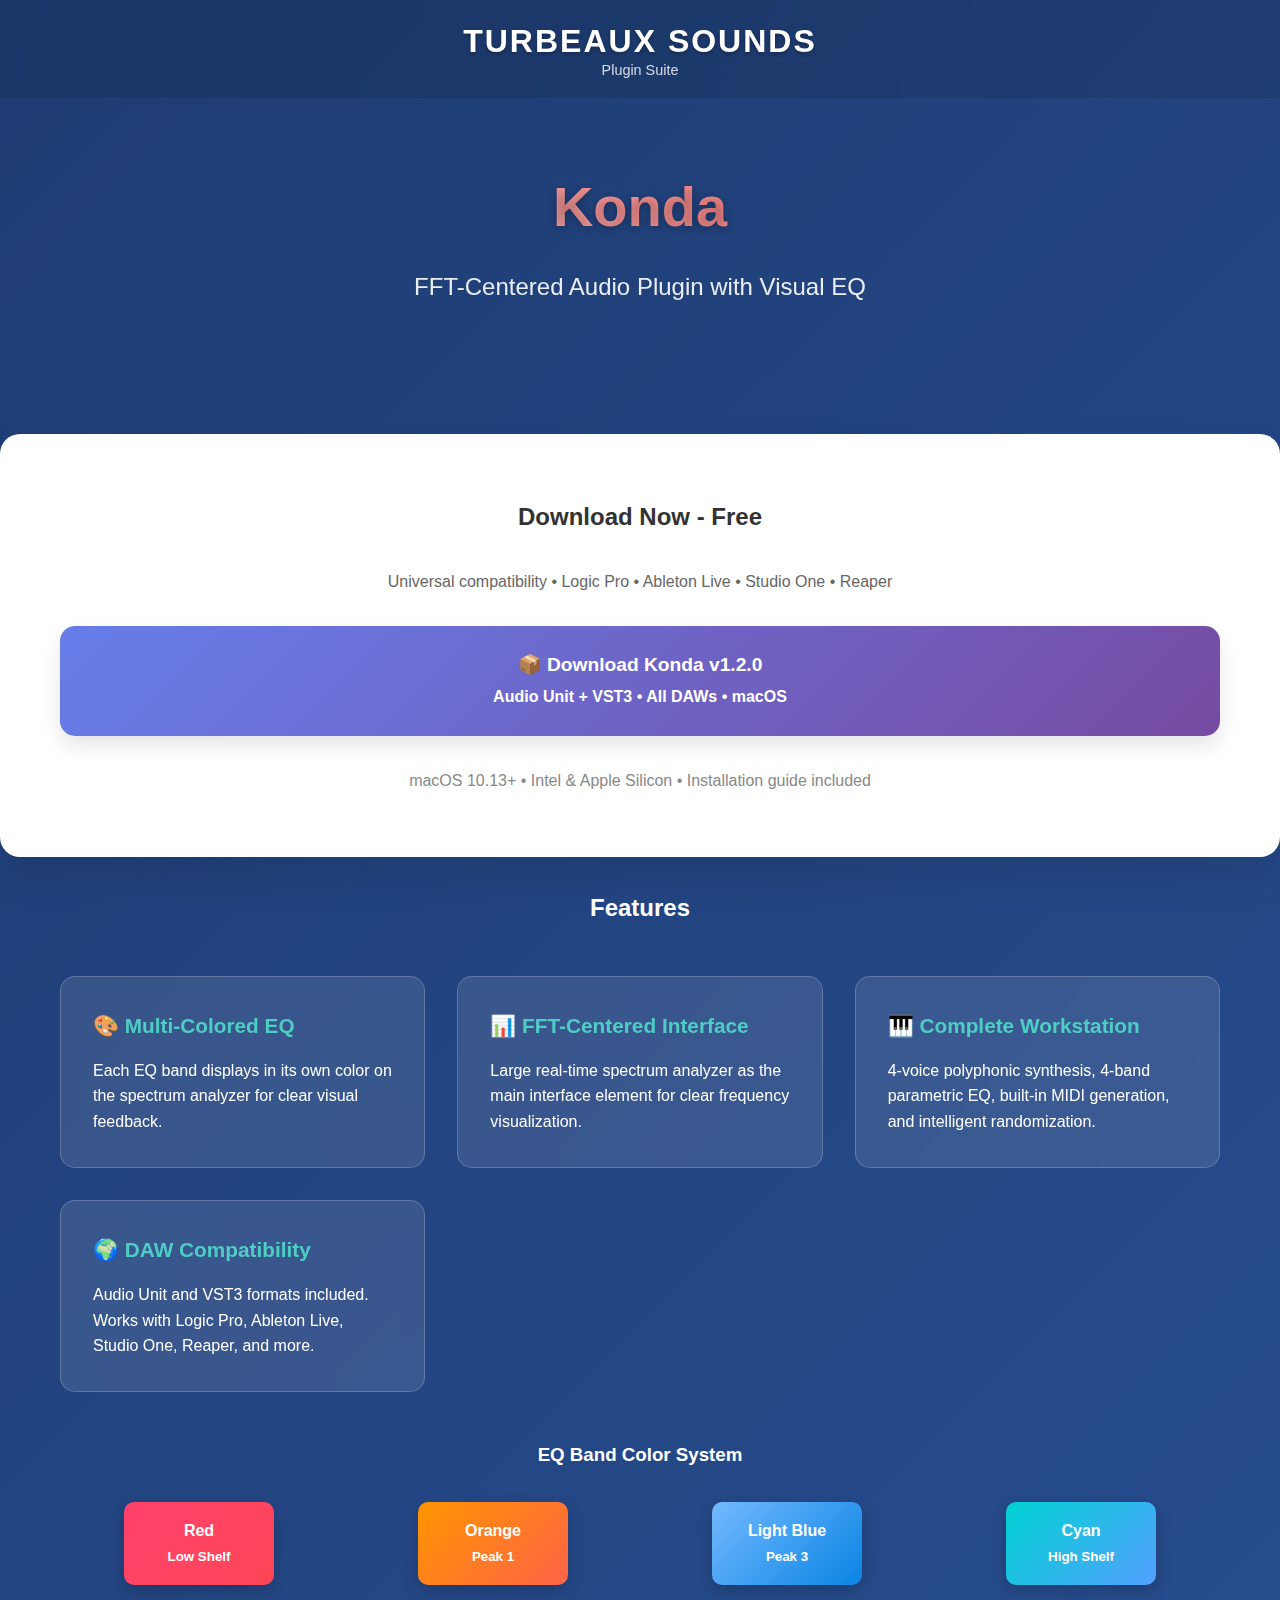
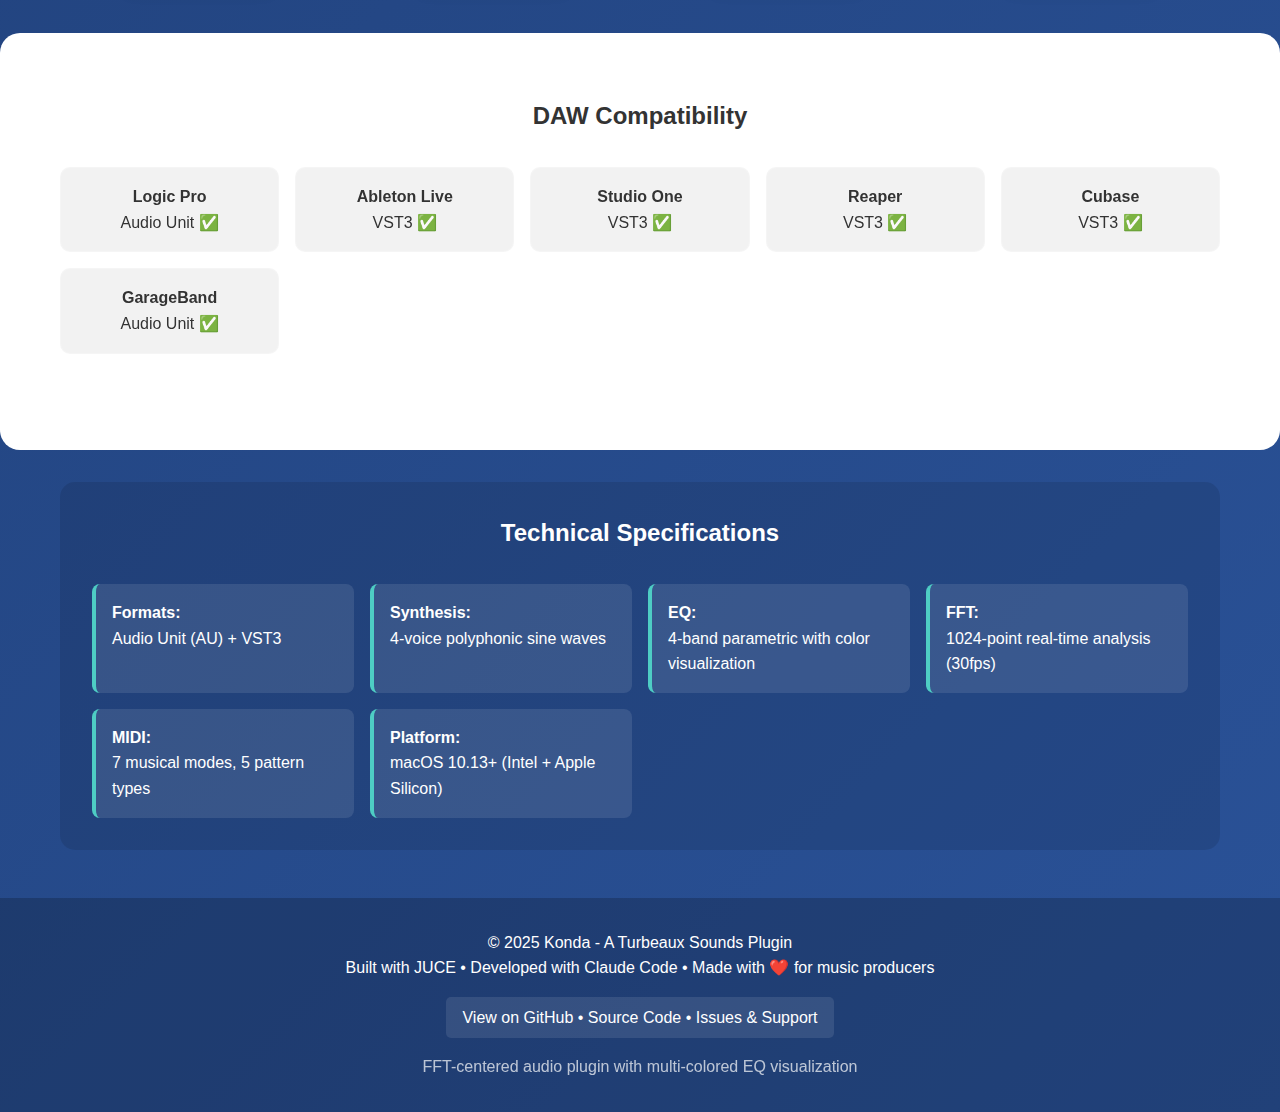
<file: docs/index.html>
<!DOCTYPE html>
<html lang="en">
<head>
    <meta charset="UTF-8">
    <meta name="viewport" content="width=device-width, initial-scale=1.0">
    <title>Konda by Turbeaux Sounds - FFT-Centered Audio Plugin</title>
    <meta name="description" content="Audio plugin with multi-colored EQ visualization and FFT-centered interface. Works with Logic Pro, Ableton Live, Studio One, and more.">
    <meta name="keywords" content="audio plugin, VST3, Audio Unit, Logic Pro, Ableton Live, EQ visualization, FFT, music production">
    
    <!-- Open Graph / Facebook -->
    <meta property="og:type" content="website">
    <meta property="og:url" content="https://deanturpin.github.io/ts/">
    <meta property="og:title" content="Konda by Turbeaux Sounds - FFT-Centered Plugin">
    <meta property="og:description" content="Audio plugin with multi-colored EQ visualization and FFT-centered interface. Compatible with Logic Pro, Live, Studio One, Reaper.">
    
    <!-- Twitter -->
    <meta property="twitter:card" content="summary_large_image">
    <meta property="twitter:url" content="https://deanturpin.github.io/ts/">
    <meta property="twitter:title" content="Konda by Turbeaux Sounds">
    <meta property="twitter:description" content="Audio plugin with multi-colored EQ visualization">
    
    <style>
        * {
            margin: 0;
            padding: 0;
            box-sizing: border-box;
        }
        
        body {
            font-family: 'Segoe UI', Tahoma, Geneva, Verdana, sans-serif;
            line-height: 1.6;
            color: #333;
            background: linear-gradient(135deg, #1e3c72 0%, #2a5298 100%);
            min-height: 100vh;
        }
        
        .container {
            max-width: 1200px;
            margin: 0 auto;
            padding: 0 20px;
        }
        
        header {
            background: rgba(0, 0, 0, 0.1);
            backdrop-filter: blur(10px);
            padding: 1rem 0;
            position: sticky;
            top: 0;
            z-index: 100;
        }
        
        .logo {
            font-size: 2rem;
            font-weight: bold;
            color: #fff;
            text-align: center;
            text-shadow: 0 2px 4px rgba(0,0,0,0.3);
            letter-spacing: 2px;
        }
        
        .hero {
            text-align: center;
            padding: 4rem 0;
            color: white;
        }
        
        .hero h1 {
            font-size: 3.5rem;
            margin-bottom: 1rem;
            text-shadow: 0 2px 8px rgba(0,0,0,0.3);
            background: linear-gradient(45deg, #fff, #ff6b6b, #4ecdc4, #45b7d1, #96ceb4);
            background-size: 400% 400%;
            -webkit-background-clip: text;
            -webkit-text-fill-color: transparent;
            animation: gradientShift 3s ease-in-out infinite;
        }
        
        @keyframes gradientShift {
            0%, 100% { background-position: 0% 50%; }
            50% { background-position: 100% 50%; }
        }
        
        .subtitle {
            font-size: 1.5rem;
            margin-bottom: 2rem;
            opacity: 0.9;
        }
        
        .breakthrough {
            background: rgba(255, 255, 255, 0.1);
            border-radius: 15px;
            padding: 2rem;
            margin: 2rem 0;
            backdrop-filter: blur(10px);
            border: 1px solid rgba(255, 255, 255, 0.2);
        }
        
        .download-section {
            background: white;
            padding: 4rem 0;
            margin: 2rem 0;
            border-radius: 20px;
            box-shadow: 0 20px 40px rgba(0,0,0,0.1);
        }
        
        .download-buttons {
            display: grid;
            grid-template-columns: repeat(auto-fit, minmax(300px, 1fr));
            gap: 2rem;
            margin: 2rem 0;
        }
        
        .download-btn {
            display: block;
            padding: 1.5rem 2rem;
            background: linear-gradient(135deg, #667eea 0%, #764ba2 100%);
            color: white;
            text-decoration: none;
            border-radius: 15px;
            font-size: 1.2rem;
            font-weight: bold;
            text-align: center;
            transition: all 0.3s ease;
            box-shadow: 0 10px 20px rgba(0,0,0,0.1);
        }
        
        .download-btn:hover {
            transform: translateY(-5px);
            box-shadow: 0 15px 30px rgba(0,0,0,0.2);
        }
        
        .download-btn.vst3 {
            background: linear-gradient(135deg, #ff6b6b 0%, #ee5a52 100%);
        }
        
        .download-btn.au {
            background: linear-gradient(135deg, #4ecdc4 0%, #44a08d 100%);
        }
        
        .features {
            display: grid;
            grid-template-columns: repeat(auto-fit, minmax(300px, 1fr));
            gap: 2rem;
            margin: 3rem 0;
        }
        
        .feature {
            background: rgba(255, 255, 255, 0.1);
            padding: 2rem;
            border-radius: 15px;
            backdrop-filter: blur(10px);
            border: 1px solid rgba(255, 255, 255, 0.2);
            color: white;
        }
        
        .feature h3 {
            color: #4ecdc4;
            margin-bottom: 1rem;
            font-size: 1.3rem;
        }
        
        .eq-colors {
            display: flex;
            justify-content: space-around;
            margin: 2rem 0;
            flex-wrap: wrap;
            gap: 1rem;
        }
        
        .color-band {
            text-align: center;
            padding: 1rem;
            border-radius: 10px;
            color: white;
            font-weight: bold;
            min-width: 150px;
            box-shadow: 0 5px 15px rgba(0,0,0,0.2);
        }
        
        .color-band.red { background: linear-gradient(135deg, #ff416c, #ff4757); }
        .color-band.orange { background: linear-gradient(135deg, #ff9500, #ff6348); }
        .color-band.yellow { background: linear-gradient(135deg, #f1c40f, #f39c12); }
        .color-band.cyan { background: linear-gradient(135deg, #00d2d3, #54a0ff); }
        .color-band.blue { background: linear-gradient(135deg, #74b9ff, #0984e3); }
        
        .daw-grid {
            display: grid;
            grid-template-columns: repeat(auto-fit, minmax(200px, 1fr));
            gap: 1rem;
            margin: 2rem 0;
        }
        
        .daw-item {
            background: rgba(255, 255, 255, 0.1);
            padding: 1rem;
            border-radius: 10px;
            text-align: center;
            backdrop-filter: blur(10px);
            border: 1px solid rgba(255, 255, 255, 0.2);
        }
        
        .specs {
            background: rgba(0, 0, 0, 0.1);
            padding: 2rem;
            border-radius: 15px;
            margin: 2rem 0;
        }
        
        .specs-grid {
            display: grid;
            grid-template-columns: repeat(auto-fit, minmax(250px, 1fr));
            gap: 1rem;
        }
        
        .spec-item {
            padding: 1rem;
            background: rgba(255, 255, 255, 0.1);
            border-radius: 8px;
            border-left: 4px solid #4ecdc4;
        }
        
        footer {
            background: rgba(0, 0, 0, 0.2);
            color: white;
            text-align: center;
            padding: 2rem 0;
            margin-top: 3rem;
        }
        
        .github-link {
            display: inline-block;
            margin-top: 1rem;
            padding: 0.5rem 1rem;
            background: rgba(255, 255, 255, 0.1);
            border-radius: 5px;
            color: white;
            text-decoration: none;
            transition: all 0.3s ease;
        }
        
        .github-link:hover {
            background: rgba(255, 255, 255, 0.2);
        }
        
        @media (max-width: 768px) {
            .hero h1 {
                font-size: 2.5rem;
            }
            
            .subtitle {
                font-size: 1.2rem;
            }
            
            .download-buttons {
                grid-template-columns: 1fr;
            }
            
            .eq-colors {
                flex-direction: column;
                align-items: center;
            }
        }
        
        .pulse {
            animation: pulse 2s infinite;
        }
        
        @keyframes pulse {
            0% { transform: scale(1); }
            50% { transform: scale(1.05); }
            100% { transform: scale(1); }
        }
    </style>
</head>
<body>
    <header>
        <div class="container">
            <div class="logo">TURBEAUX SOUNDS</div>
            <div style="text-align: center; color: rgba(255,255,255,0.8); font-size: 0.9rem; margin-top: -0.5rem;">Plugin Suite</div>
        </div>
    </header>

    <main>
        <section class="hero">
            <div class="container">
                <h1>Konda</h1>
                <p class="subtitle">FFT-Centered Audio Plugin with Visual EQ</p>
            </div>
        </section>

        <section class="download-section">
            <div class="container">
                <h2 style="text-align: center; margin-bottom: 2rem; color: #333;">Download Now - Free</h2>
                <p style="text-align: center; margin-bottom: 2rem; color: #666;">Universal compatibility • Logic Pro • Ableton Live • Studio One • Reaper</p>
                
                <div class="download-buttons">
                    <a href="https://github.com/deanturpin/ts/releases/download/v1.2.0/Konda_v1.2.0_Universal_AU_VST3.tar.gz" class="download-btn pulse" style="background: linear-gradient(135deg, #667eea 0%, #764ba2 100%);">
                        📦 Download Konda v1.2.0<br>
                        <small>Audio Unit + VST3 • All DAWs • macOS</small>
                    </a>
                </div>
                
                <p style="text-align: center; margin-top: 1rem; color: #888;">
                    macOS 10.13+ • Intel & Apple Silicon • Installation guide included
                </p>
            </div>
        </section>

        <section style="color: white;">
            <div class="container">
                <h2 style="text-align: center; margin-bottom: 3rem;">Features</h2>
                
                <div class="features">
                    <div class="feature">
                        <h3>🎨 Multi-Colored EQ</h3>
                        <p>Each EQ band displays in its own color on the spectrum analyzer for clear visual feedback.</p>
                    </div>
                    
                    <div class="feature">
                        <h3>📊 FFT-Centered Interface</h3>
                        <p>Large real-time spectrum analyzer as the main interface element for clear frequency visualization.</p>
                    </div>
                    
                    <div class="feature">
                        <h3>🎹 Complete Workstation</h3>
                        <p>4-voice polyphonic synthesis, 4-band parametric EQ, built-in MIDI generation, and intelligent randomization.</p>
                    </div>
                    
                    <div class="feature">
                        <h3>🌍 DAW Compatibility</h3>
                        <p>Audio Unit and VST3 formats included. Works with Logic Pro, Ableton Live, Studio One, Reaper, and more.</p>
                    </div>
                </div>

                <div style="text-align: center; margin: 3rem 0;">
                    <h3>EQ Band Color System</h3>
                    <div class="eq-colors">
                        <div class="color-band red">Red<br><small>Low Shelf</small></div>
                        <div class="color-band orange">Orange<br><small>Peak 1</small></div>
                        <div class="color-band blue">Light Blue<br><small>Peak 3</small></div>
                        <div class="color-band cyan">Cyan<br><small>High Shelf</small></div>
                    </div>
                </div>
            </div>
        </section>

        <section style="background: white; padding: 4rem 0; margin: 2rem 0; border-radius: 20px;">
            <div class="container">
                <h2 style="text-align: center; margin-bottom: 2rem; color: #333;">DAW Compatibility</h2>
                
                <div class="daw-grid" style="color: #333;">
                    <div class="daw-item" style="background: rgba(0,0,0,0.05); color: #333;">
                        <strong>Logic Pro</strong><br>
                        Audio Unit ✅
                    </div>
                    <div class="daw-item" style="background: rgba(0,0,0,0.05); color: #333;">
                        <strong>Ableton Live</strong><br>
                        VST3 ✅
                    </div>
                    <div class="daw-item" style="background: rgba(0,0,0,0.05); color: #333;">
                        <strong>Studio One</strong><br>
                        VST3 ✅
                    </div>
                    <div class="daw-item" style="background: rgba(0,0,0,0.05); color: #333;">
                        <strong>Reaper</strong><br>
                        VST3 ✅
                    </div>
                    <div class="daw-item" style="background: rgba(0,0,0,0.05); color: #333;">
                        <strong>Cubase</strong><br>
                        VST3 ✅
                    </div>
                    <div class="daw-item" style="background: rgba(0,0,0,0.05); color: #333;">
                        <strong>GarageBand</strong><br>
                        Audio Unit ✅
                    </div>
                </div>
            </div>
        </section>

        <section style="color: white;">
            <div class="container">
                <div class="specs">
                    <h2 style="text-align: center; margin-bottom: 2rem;">Technical Specifications</h2>
                    <div class="specs-grid">
                        <div class="spec-item">
                            <strong>Formats:</strong><br>
                            Audio Unit (AU) + VST3
                        </div>
                        <div class="spec-item">
                            <strong>Synthesis:</strong><br>
                            4-voice polyphonic sine waves
                        </div>
                        <div class="spec-item">
                            <strong>EQ:</strong><br>
                            4-band parametric with color visualization
                        </div>
                        <div class="spec-item">
                            <strong>FFT:</strong><br>
                            1024-point real-time analysis (30fps)
                        </div>
                        <div class="spec-item">
                            <strong>MIDI:</strong><br>
                            7 musical modes, 5 pattern types
                        </div>
                        <div class="spec-item">
                            <strong>Platform:</strong><br>
                            macOS 10.13+ (Intel + Apple Silicon)
                        </div>
                    </div>
                </div>
            </div>
        </section>
    </main>

    <footer>
        <div class="container">
            <p>&copy; 2025 Konda - A Turbeaux Sounds Plugin</p>
            <p>Built with JUCE • Developed with Claude Code • Made with ❤️ for music producers</p>
            <a href="https://github.com/deanturpin/ts" class="github-link">
                View on GitHub • Source Code • Issues & Support
            </a>
            <p style="margin-top: 1rem; opacity: 0.7;">
                FFT-centered audio plugin with multi-colored EQ visualization
            </p>
        </div>
    </footer>

    <script>
        // Add smooth scrolling
        document.querySelectorAll('a[href^="#"]').forEach(anchor => {
            anchor.addEventListener('click', function (e) {
                e.preventDefault();
                document.querySelector(this.getAttribute('href')).scrollIntoView({
                    behavior: 'smooth'
                });
            });
        });

        // Add hover effects to feature cards
        document.querySelectorAll('.feature').forEach(feature => {
            feature.addEventListener('mouseenter', function() {
                this.style.transform = 'translateY(-5px)';
                this.style.transition = 'all 0.3s ease';
            });
            
            feature.addEventListener('mouseleave', function() {
                this.style.transform = 'translateY(0)';
            });
        });

        // Add click tracking for downloads
        document.querySelectorAll('.download-btn').forEach(btn => {
            btn.addEventListener('click', function() {
                // Track download analytics here if needed
                console.log('Download clicked:', this.textContent);
            });
        });
    </script>
</body>
</html>
</file>
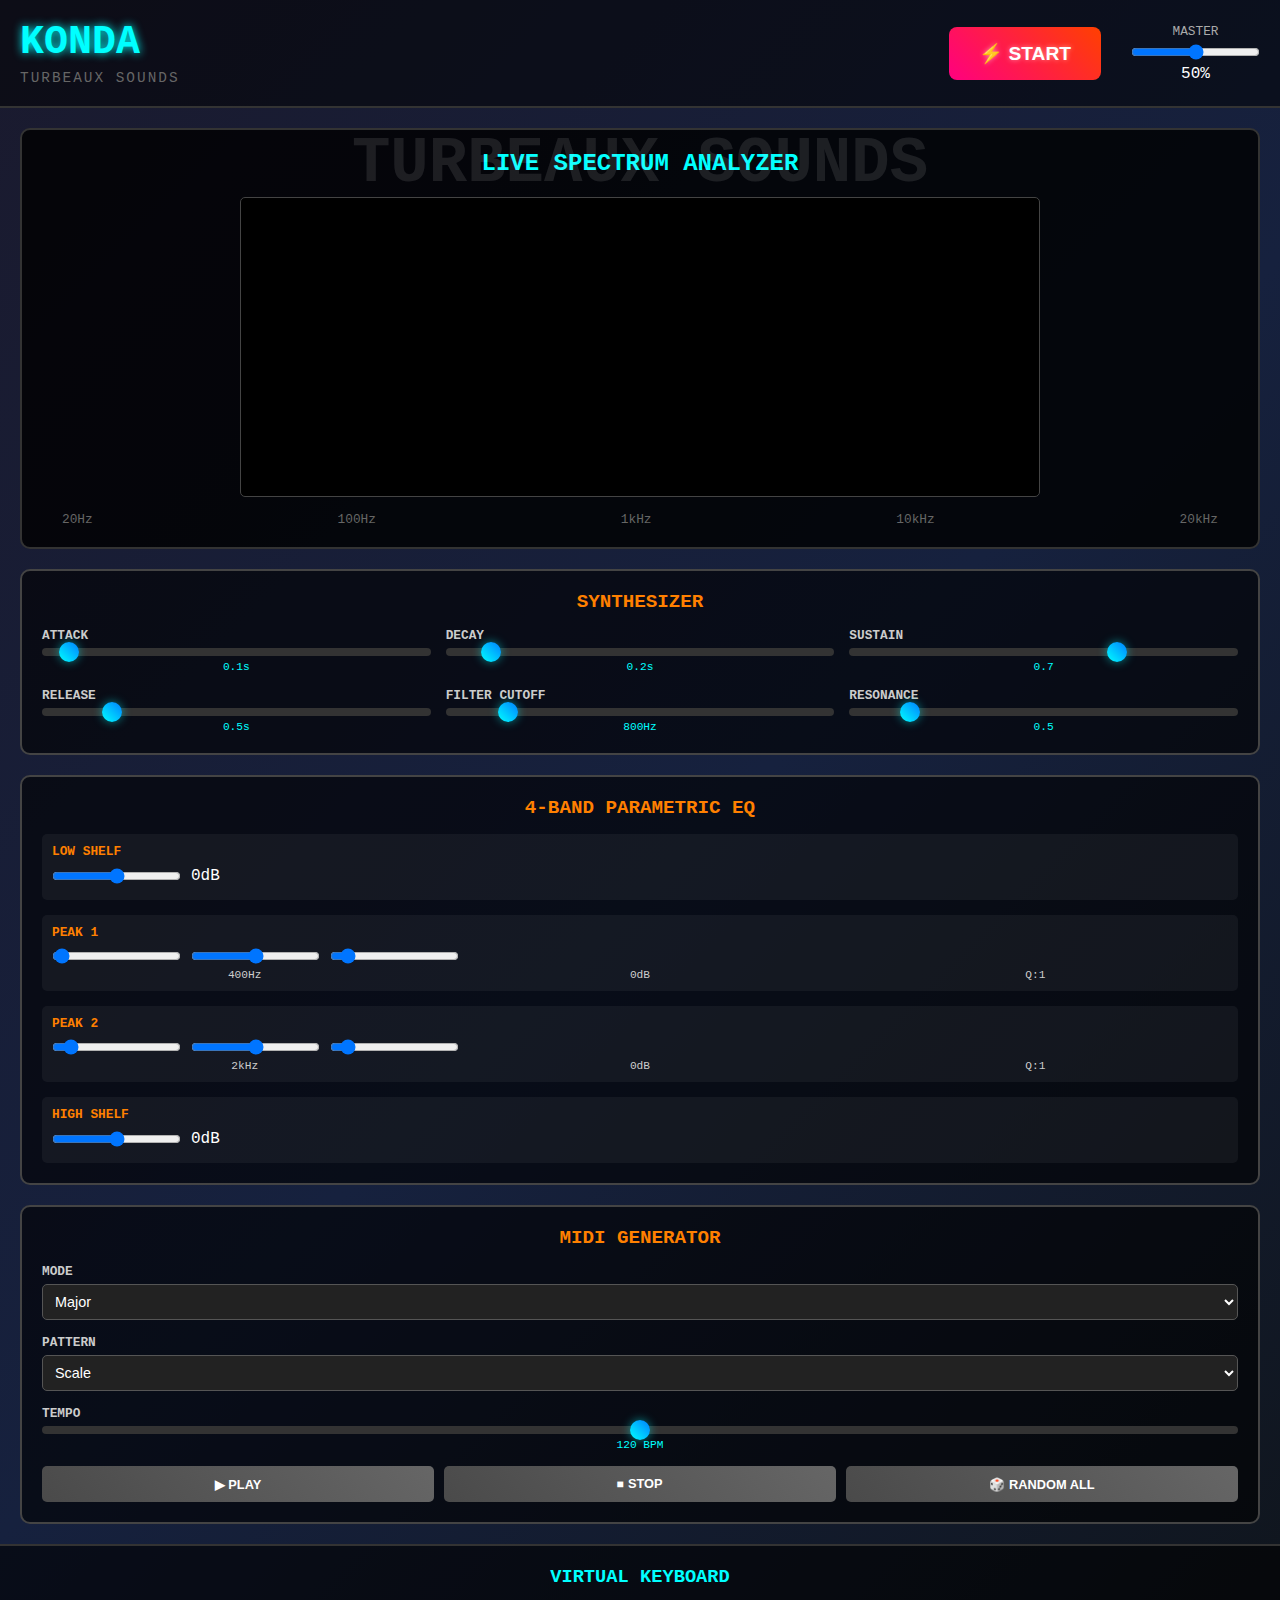
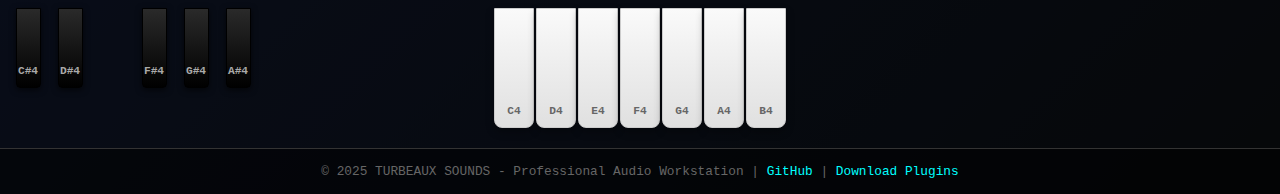
<file: web/index.html>
<!DOCTYPE html>
<html lang="en">
<head>
    <meta charset="UTF-8">
    <meta name="viewport" content="width=device-width, initial-scale=1.0">
    <title>Konda - TURBEAUX SOUNDS Web Audio Workstation</title>
    <link rel="stylesheet" href="style.css">
    <link rel="icon" type="image/x-icon" href="[data-uri]">
</head>
<body>
    <div id="app">
        <!-- Header -->
        <header class="header">
            <div class="logo">
                <h1>KONDA</h1>
                <p>TURBEAUX SOUNDS</p>
            </div>
            <div class="controls">
                <button id="powerButton" class="power-btn">⚡ START</button>
                <div class="volume-control">
                    <label>MASTER</label>
                    <input type="range" id="masterVolume" min="0" max="100" value="50">
                    <span id="volumeValue">50%</span>
                </div>
            </div>
        </header>

        <!-- Main Interface -->
        <main class="main-interface">
            <!-- FFT Spectrum Analyzer (Center) -->
            <section class="spectrum-section">
                <div class="spectrum-header">
                    <h2>LIVE SPECTRUM ANALYZER</h2>
                    <div class="brand-overlay">TURBEAUX SOUNDS</div>
                </div>
                <canvas id="spectrumCanvas" width="800" height="300"></canvas>
                <div class="frequency-labels">
                    <span>20Hz</span>
                    <span>100Hz</span>
                    <span>1kHz</span>
                    <span>10kHz</span>
                    <span>20kHz</span>
                </div>
            </section>

            <!-- Control Panels -->
            <div class="control-panels">
                <!-- Synthesizer Controls -->
                <section class="synth-panel">
                    <h3>SYNTHESIZER</h3>
                    <div class="synth-controls">
                        <div class="control-group">
                            <label>ATTACK</label>
                            <input type="range" id="attack" min="0.01" max="2" step="0.01" value="0.1">
                            <span class="value">0.1s</span>
                        </div>
                        <div class="control-group">
                            <label>DECAY</label>
                            <input type="range" id="decay" min="0.01" max="2" step="0.01" value="0.2">
                            <span class="value">0.2s</span>
                        </div>
                        <div class="control-group">
                            <label>SUSTAIN</label>
                            <input type="range" id="sustain" min="0" max="1" step="0.01" value="0.7">
                            <span class="value">0.7</span>
                        </div>
                        <div class="control-group">
                            <label>RELEASE</label>
                            <input type="range" id="release" min="0.01" max="3" step="0.01" value="0.5">
                            <span class="value">0.5s</span>
                        </div>
                        <div class="control-group">
                            <label>FILTER CUTOFF</label>
                            <input type="range" id="filterCutoff" min="100" max="5000" step="10" value="800">
                            <span class="value">800Hz</span>
                        </div>
                        <div class="control-group">
                            <label>RESONANCE</label>
                            <input type="range" id="resonance" min="0.1" max="3" step="0.1" value="0.5">
                            <span class="value">0.5</span>
                        </div>
                    </div>
                </section>

                <!-- EQ Controls -->
                <section class="eq-panel">
                    <h3>4-BAND PARAMETRIC EQ</h3>
                    <div class="eq-controls">
                        <div class="eq-band">
                            <label>LOW SHELF</label>
                            <div class="eq-controls-row">
                                <input type="range" id="lowGain" min="-24" max="24" step="0.5" value="0">
                                <span class="value">0dB</span>
                            </div>
                        </div>
                        <div class="eq-band">
                            <label>PEAK 1</label>
                            <div class="eq-controls-row">
                                <input type="range" id="peak1Freq" min="20" max="20000" step="10" value="400">
                                <input type="range" id="peak1Gain" min="-24" max="24" step="0.5" value="0">
                                <input type="range" id="peak1Q" min="0.1" max="10" step="0.1" value="1">
                            </div>
                            <div class="eq-labels">
                                <span class="value">400Hz</span>
                                <span class="value">0dB</span>
                                <span class="value">Q:1</span>
                            </div>
                        </div>
                        <div class="eq-band">
                            <label>PEAK 2</label>
                            <div class="eq-controls-row">
                                <input type="range" id="peak2Freq" min="20" max="20000" step="10" value="2000">
                                <input type="range" id="peak2Gain" min="-24" max="24" step="0.5" value="0">
                                <input type="range" id="peak2Q" min="0.1" max="10" step="0.1" value="1">
                            </div>
                            <div class="eq-labels">
                                <span class="value">2kHz</span>
                                <span class="value">0dB</span>
                                <span class="value">Q:1</span>
                            </div>
                        </div>
                        <div class="eq-band">
                            <label>HIGH SHELF</label>
                            <div class="eq-controls-row">
                                <input type="range" id="highGain" min="-24" max="24" step="0.5" value="0">
                                <span class="value">0dB</span>
                            </div>
                        </div>
                    </div>
                </section>

                <!-- MIDI Generator -->
                <section class="midi-panel">
                    <h3>MIDI GENERATOR</h3>
                    <div class="midi-controls">
                        <div class="control-group">
                            <label>MODE</label>
                            <select id="musicalMode">
                                <option value="major">Major</option>
                                <option value="minor">Minor</option>
                                <option value="dorian">Dorian</option>
                                <option value="phrygian">Phrygian</option>
                                <option value="lydian">Lydian</option>
                                <option value="mixolydian">Mixolydian</option>
                                <option value="locrian">Locrian</option>
                            </select>
                        </div>
                        <div class="control-group">
                            <label>PATTERN</label>
                            <select id="pattern">
                                <option value="scale">Scale</option>
                                <option value="arpeggios">Arpeggios</option>
                                <option value="chords">Chord Tones</option>
                                <option value="steps">Step Pattern</option>
                                <option value="cascade">Cascading</option>
                            </select>
                        </div>
                        <div class="control-group">
                            <label>TEMPO</label>
                            <input type="range" id="tempo" min="60" max="180" step="5" value="120">
                            <span class="value">120 BPM</span>
                        </div>
                        <div class="midi-buttons">
                            <button id="playPattern" class="midi-btn">▶ PLAY</button>
                            <button id="stopPattern" class="midi-btn">⏹ STOP</button>
                            <button id="randomAll" class="midi-btn">🎲 RANDOM ALL</button>
                        </div>
                    </div>
                </section>
            </div>
        </main>

        <!-- Virtual Keyboard -->
        <section class="keyboard-section">
            <h3>VIRTUAL KEYBOARD</h3>
            <div id="keyboard" class="keyboard"></div>
        </section>

        <!-- Footer -->
        <footer class="footer">
            <p>© 2025 TURBEAUX SOUNDS - Professional Audio Workstation |
               <a href="https://github.com/deanturpin/ts" target="_blank">GitHub</a> |
               <a href="https://deanturpin.github.io/ts/" target="_blank">Download Plugins</a>
            </p>
        </footer>
    </div>

    <script src="konda-engine.js"></script>
    <script src="konda-ui.js"></script>
    <script src="app.js"></script>
</body>
</html>
</file>
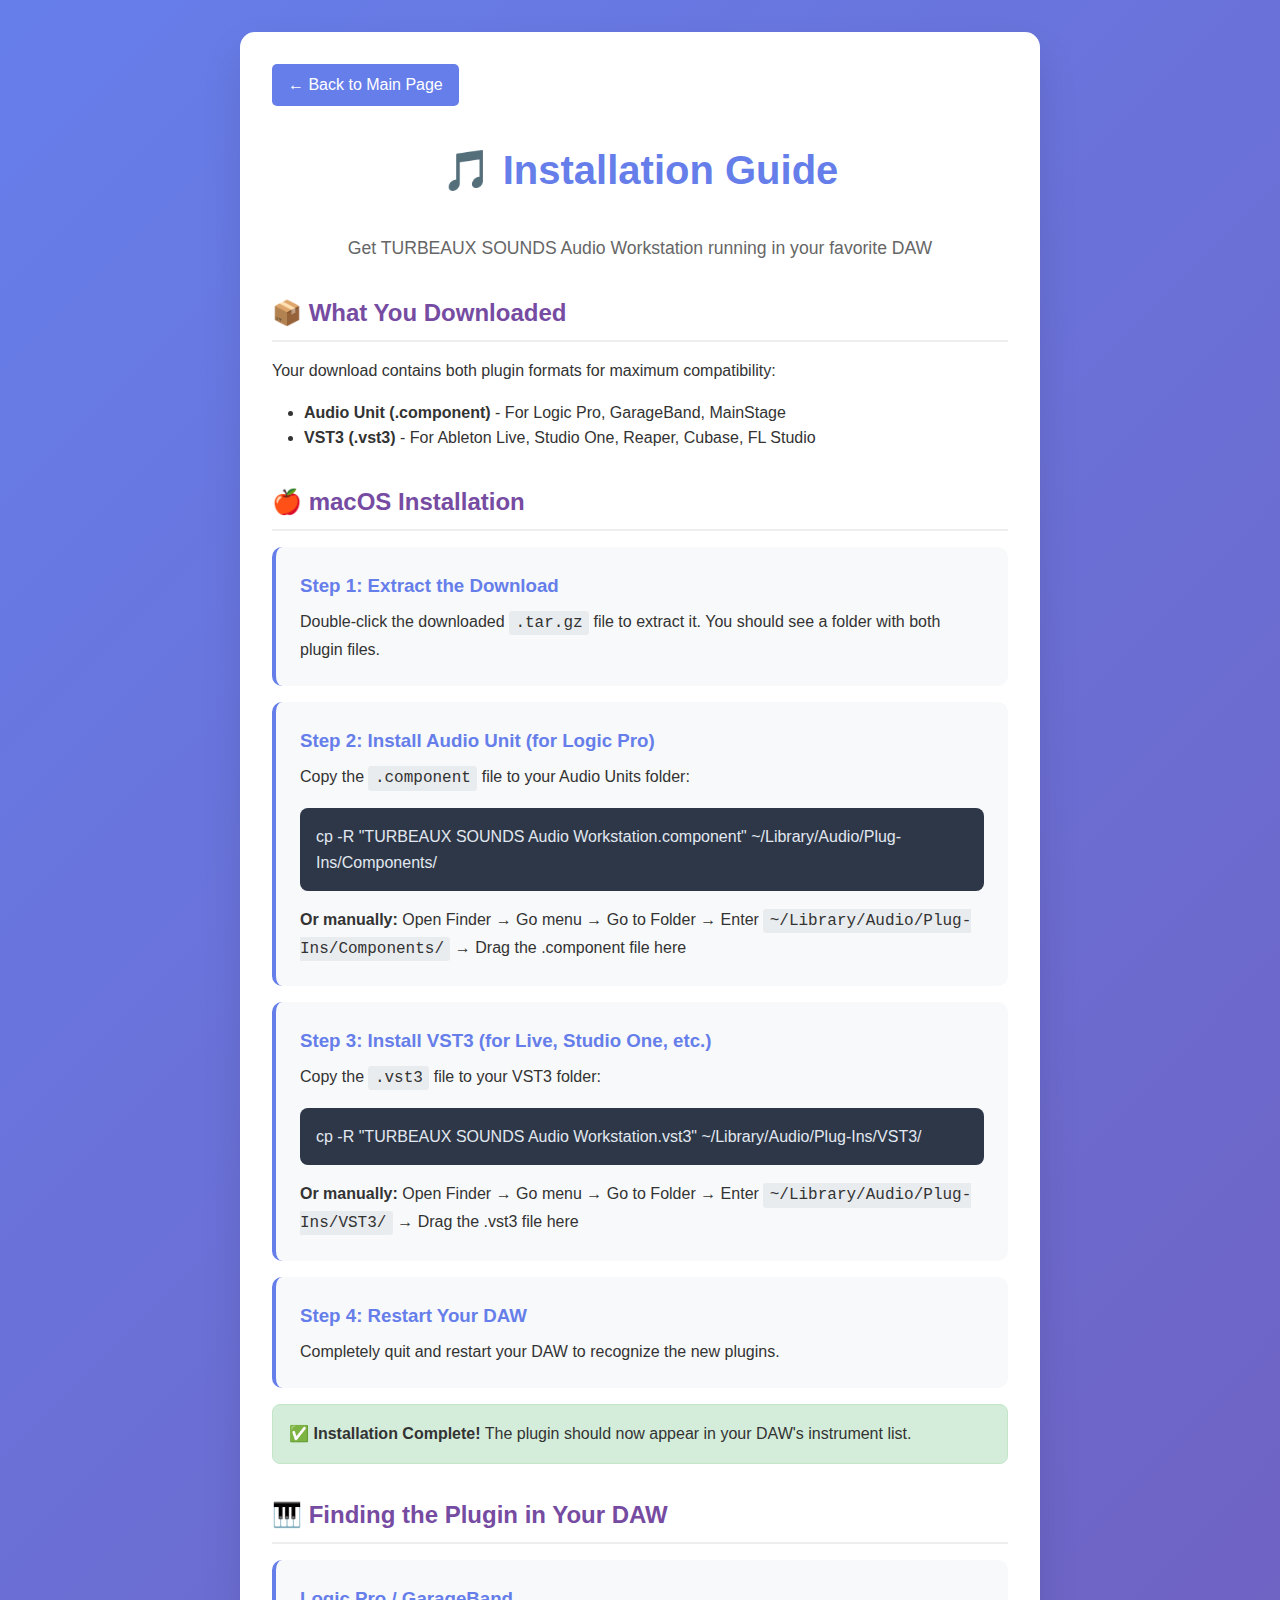
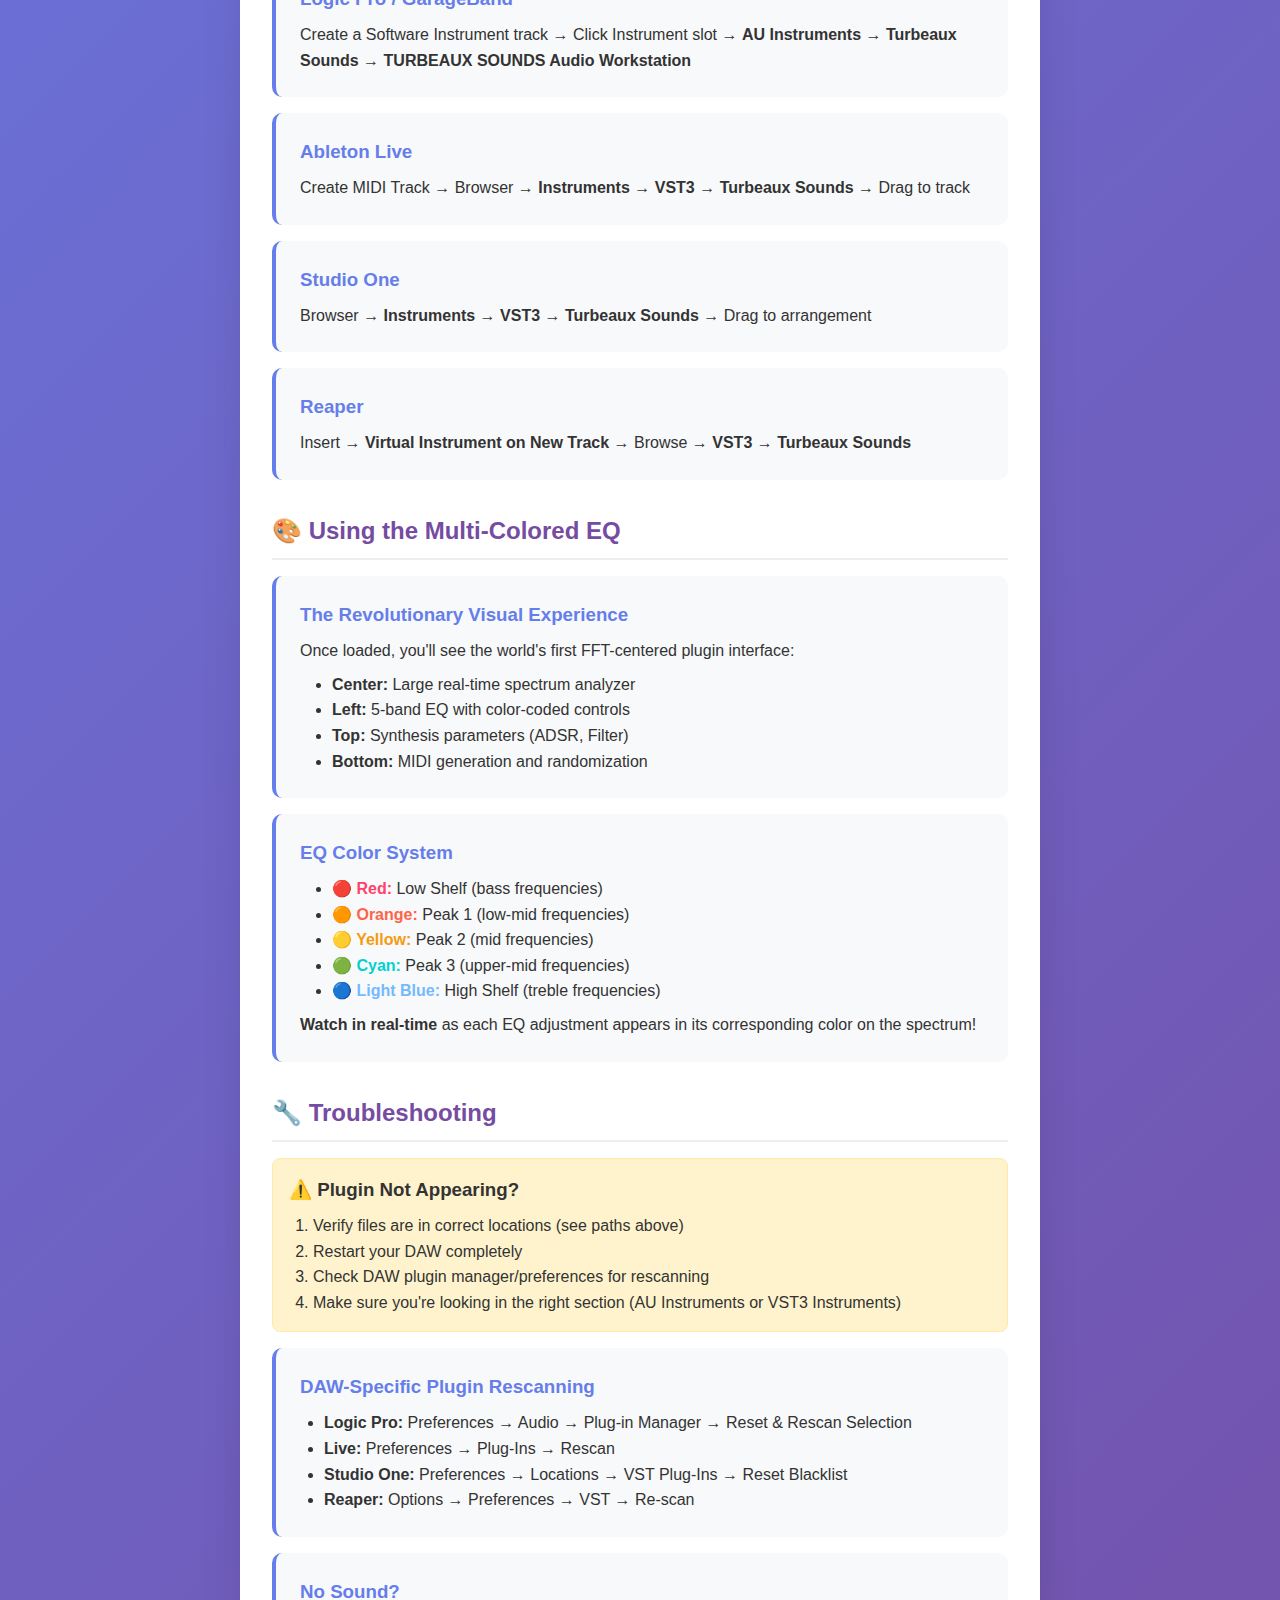
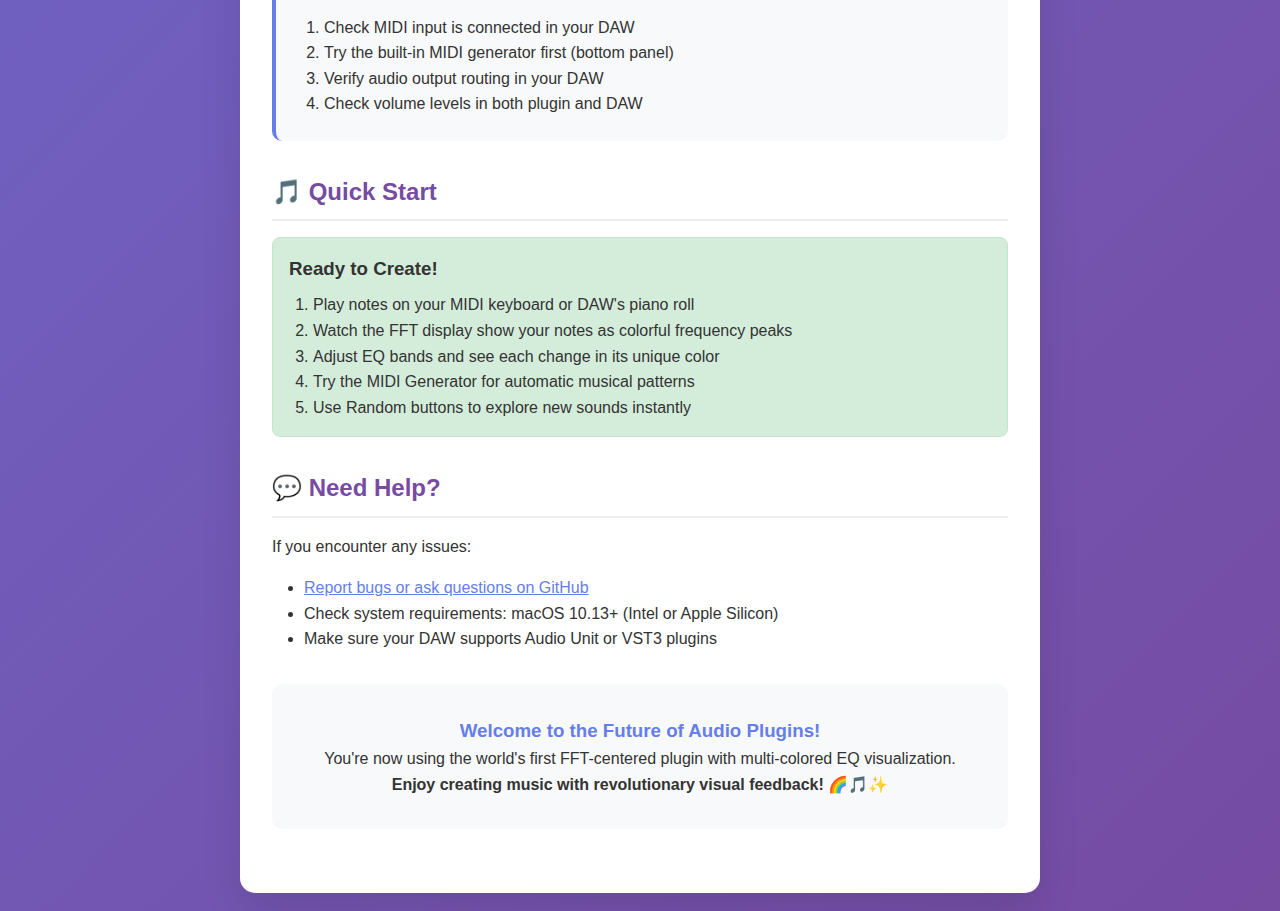
<file: docs/install.html>
<!DOCTYPE html>
<html lang="en">
<head>
    <meta charset="UTF-8">
    <meta name="viewport" content="width=device-width, initial-scale=1.0">
    <title>Installation Guide - TURBEAUX SOUNDS Audio Workstation</title>
    <style>
        * { margin: 0; padding: 0; box-sizing: border-box; }
        
        body {
            font-family: 'Segoe UI', Tahoma, Geneva, Verdana, sans-serif;
            line-height: 1.6;
            color: #333;
            background: linear-gradient(135deg, #667eea 0%, #764ba2 100%);
            min-height: 100vh;
        }
        
        .container {
            max-width: 800px;
            margin: 0 auto;
            padding: 2rem;
            background: white;
            margin-top: 2rem;
            margin-bottom: 2rem;
            border-radius: 15px;
            box-shadow: 0 20px 40px rgba(0,0,0,0.1);
        }
        
        h1 {
            color: #667eea;
            text-align: center;
            margin-bottom: 2rem;
            font-size: 2.5rem;
        }
        
        h2 {
            color: #764ba2;
            margin: 2rem 0 1rem 0;
            border-bottom: 2px solid #eee;
            padding-bottom: 0.5rem;
        }
        
        .step {
            background: #f8f9fa;
            padding: 1.5rem;
            margin: 1rem 0;
            border-radius: 10px;
            border-left: 4px solid #667eea;
        }
        
        .step h3 {
            color: #667eea;
            margin-bottom: 0.5rem;
        }
        
        code {
            background: #e9ecef;
            padding: 0.2rem 0.4rem;
            border-radius: 3px;
            font-family: 'Monaco', 'Menlo', 'Ubuntu Mono', monospace;
        }
        
        .code-block {
            background: #2d3748;
            color: #e2e8f0;
            padding: 1rem;
            border-radius: 8px;
            margin: 1rem 0;
            overflow-x: auto;
        }
        
        .warning {
            background: #fff3cd;
            border: 1px solid #ffeaa7;
            padding: 1rem;
            border-radius: 8px;
            margin: 1rem 0;
        }
        
        .success {
            background: #d4edda;
            border: 1px solid #c3e6cb;
            padding: 1rem;
            border-radius: 8px;
            margin: 1rem 0;
        }
        
        .back-link {
            display: inline-block;
            background: #667eea;
            color: white;
            padding: 0.5rem 1rem;
            text-decoration: none;
            border-radius: 5px;
            margin-bottom: 2rem;
        }
        
        .back-link:hover {
            background: #5a67d8;
        }
    </style>
</head>
<body>
    <div class="container">
        <a href="index.html" class="back-link">← Back to Main Page</a>
        
        <h1>🎵 Installation Guide</h1>
        
        <p style="text-align: center; font-size: 1.1rem; margin-bottom: 2rem; color: #666;">
            Get TURBEAUX SOUNDS Audio Workstation running in your favorite DAW
        </p>

        <h2>📦 What You Downloaded</h2>
        <p>Your download contains both plugin formats for maximum compatibility:</p>
        <ul style="margin: 1rem 0 1rem 2rem;">
            <li><strong>Audio Unit (.component)</strong> - For Logic Pro, GarageBand, MainStage</li>
            <li><strong>VST3 (.vst3)</strong> - For Ableton Live, Studio One, Reaper, Cubase, FL Studio</li>
        </ul>

        <h2>🍎 macOS Installation</h2>

        <div class="step">
            <h3>Step 1: Extract the Download</h3>
            <p>Double-click the downloaded <code>.tar.gz</code> file to extract it. You should see a folder with both plugin files.</p>
        </div>

        <div class="step">
            <h3>Step 2: Install Audio Unit (for Logic Pro)</h3>
            <p>Copy the <code>.component</code> file to your Audio Units folder:</p>
            <div class="code-block">
cp -R "TURBEAUX SOUNDS Audio Workstation.component" ~/Library/Audio/Plug-Ins/Components/
            </div>
            <p><strong>Or manually:</strong> Open Finder → Go menu → Go to Folder → Enter <code>~/Library/Audio/Plug-Ins/Components/</code> → Drag the .component file here</p>
        </div>

        <div class="step">
            <h3>Step 3: Install VST3 (for Live, Studio One, etc.)</h3>
            <p>Copy the <code>.vst3</code> file to your VST3 folder:</p>
            <div class="code-block">
cp -R "TURBEAUX SOUNDS Audio Workstation.vst3" ~/Library/Audio/Plug-Ins/VST3/
            </div>
            <p><strong>Or manually:</strong> Open Finder → Go menu → Go to Folder → Enter <code>~/Library/Audio/Plug-Ins/VST3/</code> → Drag the .vst3 file here</p>
        </div>

        <div class="step">
            <h3>Step 4: Restart Your DAW</h3>
            <p>Completely quit and restart your DAW to recognize the new plugins.</p>
        </div>

        <div class="success">
            <strong>✅ Installation Complete!</strong> The plugin should now appear in your DAW's instrument list.
        </div>

        <h2>🎹 Finding the Plugin in Your DAW</h2>

        <div class="step">
            <h3>Logic Pro / GarageBand</h3>
            <p>Create a Software Instrument track → Click Instrument slot → <strong>AU Instruments</strong> → <strong>Turbeaux Sounds</strong> → <strong>TURBEAUX SOUNDS Audio Workstation</strong></p>
        </div>

        <div class="step">
            <h3>Ableton Live</h3>
            <p>Create MIDI Track → Browser → <strong>Instruments</strong> → <strong>VST3</strong> → <strong>Turbeaux Sounds</strong> → Drag to track</p>
        </div>

        <div class="step">
            <h3>Studio One</h3>
            <p>Browser → <strong>Instruments</strong> → <strong>VST3</strong> → <strong>Turbeaux Sounds</strong> → Drag to arrangement</p>
        </div>

        <div class="step">
            <h3>Reaper</h3>
            <p>Insert → <strong>Virtual Instrument on New Track</strong> → Browse → <strong>VST3</strong> → <strong>Turbeaux Sounds</strong></p>
        </div>

        <h2>🎨 Using the Multi-Colored EQ</h2>
        
        <div class="step">
            <h3>The Revolutionary Visual Experience</h3>
            <p>Once loaded, you'll see the world's first FFT-centered plugin interface:</p>
            <ul style="margin: 0.5rem 0 0 2rem;">
                <li><strong>Center:</strong> Large real-time spectrum analyzer</li>
                <li><strong>Left:</strong> 5-band EQ with color-coded controls</li>
                <li><strong>Top:</strong> Synthesis parameters (ADSR, Filter)</li>
                <li><strong>Bottom:</strong> MIDI generation and randomization</li>
            </ul>
        </div>

        <div class="step">
            <h3>EQ Color System</h3>
            <ul style="margin: 0.5rem 0 0 2rem;">
                <li><strong style="color: #ff416c;">🔴 Red:</strong> Low Shelf (bass frequencies)</li>
                <li><strong style="color: #ff6348;">🟠 Orange:</strong> Peak 1 (low-mid frequencies)</li>
                <li><strong style="color: #f39c12;">🟡 Yellow:</strong> Peak 2 (mid frequencies)</li>
                <li><strong style="color: #00d2d3;">🟢 Cyan:</strong> Peak 3 (upper-mid frequencies)</li>
                <li><strong style="color: #74b9ff;">🔵 Light Blue:</strong> High Shelf (treble frequencies)</li>
            </ul>
            <p style="margin-top: 0.5rem;"><strong>Watch in real-time</strong> as each EQ adjustment appears in its corresponding color on the spectrum!</p>
        </div>

        <h2>🔧 Troubleshooting</h2>

        <div class="warning">
            <h3>⚠️ Plugin Not Appearing?</h3>
            <ol style="margin: 0.5rem 0 0 1.5rem;">
                <li>Verify files are in correct locations (see paths above)</li>
                <li>Restart your DAW completely</li>
                <li>Check DAW plugin manager/preferences for rescanning</li>
                <li>Make sure you're looking in the right section (AU Instruments or VST3 Instruments)</li>
            </ol>
        </div>

        <div class="step">
            <h3>DAW-Specific Plugin Rescanning</h3>
            <ul style="margin: 0.5rem 0 0 1.5rem;">
                <li><strong>Logic Pro:</strong> Preferences → Audio → Plug-in Manager → Reset & Rescan Selection</li>
                <li><strong>Live:</strong> Preferences → Plug-Ins → Rescan</li>
                <li><strong>Studio One:</strong> Preferences → Locations → VST Plug-Ins → Reset Blacklist</li>
                <li><strong>Reaper:</strong> Options → Preferences → VST → Re-scan</li>
            </ul>
        </div>

        <div class="step">
            <h3>No Sound?</h3>
            <ol style="margin: 0.5rem 0 0 1.5rem;">
                <li>Check MIDI input is connected in your DAW</li>
                <li>Try the built-in MIDI generator first (bottom panel)</li>
                <li>Verify audio output routing in your DAW</li>
                <li>Check volume levels in both plugin and DAW</li>
            </ol>
        </div>

        <h2>🎵 Quick Start</h2>

        <div class="success">
            <h3>Ready to Create!</h3>
            <ol style="margin: 0.5rem 0 0 1.5rem;">
                <li>Play notes on your MIDI keyboard or DAW's piano roll</li>
                <li>Watch the FFT display show your notes as colorful frequency peaks</li>
                <li>Adjust EQ bands and see each change in its unique color</li>
                <li>Try the MIDI Generator for automatic musical patterns</li>
                <li>Use Random buttons to explore new sounds instantly</li>
            </ol>
        </div>

        <h2>💬 Need Help?</h2>
        
        <p>If you encounter any issues:</p>
        <ul style="margin: 1rem 0 1rem 2rem;">
            <li><a href="https://github.com/deanturpin/ts/issues" style="color: #667eea;">Report bugs or ask questions on GitHub</a></li>
            <li>Check system requirements: macOS 10.13+ (Intel or Apple Silicon)</li>
            <li>Make sure your DAW supports Audio Unit or VST3 plugins</li>
        </ul>

        <div style="text-align: center; margin: 2rem 0; padding: 2rem; background: #f8f9fa; border-radius: 10px;">
            <h3 style="color: #667eea;">Welcome to the Future of Audio Plugins!</h3>
            <p>You're now using the world's first FFT-centered plugin with multi-colored EQ visualization.</p>
            <p><strong>Enjoy creating music with revolutionary visual feedback!</strong> 🌈🎵✨</p>
        </div>
    </div>
</body>
</html>
</file>
<file: web/style.css>
/* Konda Web Audio Workstation Styles */

* {
    margin: 0;
    padding: 0;
    box-sizing: border-box;
}

body {
    font-family: 'Monaco', 'Consolas', 'Courier New', monospace;
    background: #0a0a0a;
    color: #ffffff;
    overflow-x: auto;
    min-height: 100vh;
}

#app {
    min-width: 1200px;
    max-width: 1920px;
    margin: 0 auto;
    background: linear-gradient(135deg, #1a1a2e 0%, #16213e 50%, #0f1419 100%);
}

/* Header */
.header {
    display: flex;
    justify-content: space-between;
    align-items: center;
    padding: 20px;
    background: rgba(0, 0, 0, 0.5);
    border-bottom: 2px solid #333;
}

.logo h1 {
    font-size: 2.5rem;
    color: #00ffff;
    text-shadow: 0 0 10px #00ffff;
    margin-bottom: 5px;
}

.logo p {
    font-size: 0.9rem;
    color: #666;
    letter-spacing: 2px;
}

.controls {
    display: flex;
    gap: 30px;
    align-items: center;
}

.power-btn {
    padding: 15px 30px;
    font-size: 1.2rem;
    font-weight: bold;
    background: linear-gradient(45deg, #ff0080, #ff4000);
    border: none;
    border-radius: 8px;
    color: white;
    cursor: pointer;
    transition: all 0.3s ease;
    text-shadow: 0 0 5px rgba(255, 255, 255, 0.5);
}

.power-btn:hover {
    transform: scale(1.05);
    box-shadow: 0 0 20px rgba(255, 0, 128, 0.6);
}

.power-btn.active {
    background: linear-gradient(45deg, #00ff00, #00aa00);
}

.volume-control {
    display: flex;
    flex-direction: column;
    align-items: center;
    gap: 5px;
}

.volume-control label {
    font-size: 0.8rem;
    color: #aaa;
}

/* Main Interface */
.main-interface {
    padding: 20px;
    display: flex;
    flex-direction: column;
    gap: 20px;
}

/* Spectrum Analyzer */
.spectrum-section {
    position: relative;
    background: rgba(0, 0, 0, 0.8);
    border: 2px solid #333;
    border-radius: 10px;
    padding: 20px;
    text-align: center;
}

.spectrum-header {
    position: relative;
    margin-bottom: 20px;
}

.spectrum-header h2 {
    font-size: 1.5rem;
    color: #00ffff;
    margin-bottom: 10px;
}

.brand-overlay {
    position: absolute;
    top: 50%;
    left: 50%;
    transform: translate(-50%, -50%);
    font-size: 4rem;
    font-weight: bold;
    color: rgba(255, 255, 255, 0.1);
    pointer-events: none;
    z-index: 1;
}

#spectrumCanvas {
    width: 100%;
    max-width: 800px;
    height: 300px;
    background: #000;
    border: 1px solid #444;
    border-radius: 5px;
    position: relative;
    z-index: 2;
}

.frequency-labels {
    display: flex;
    justify-content: space-between;
    margin-top: 10px;
    padding: 0 20px;
    font-size: 0.8rem;
    color: #666;
}

/* Control Panels */
.control-panels {
    display: grid;
    grid-template-columns: 1fr 1fr 1fr;
    gap: 20px;
}

.synth-panel,
.eq-panel,
.midi-panel {
    background: rgba(0, 0, 0, 0.6);
    border: 2px solid #444;
    border-radius: 10px;
    padding: 20px;
}

.synth-panel h3,
.eq-panel h3,
.midi-panel h3 {
    color: #ff8000;
    margin-bottom: 15px;
    text-align: center;
    font-size: 1.2rem;
}

/* Synth Controls */
.synth-controls {
    display: grid;
    grid-template-columns: 1fr 1fr;
    gap: 15px;
}

.control-group {
    display: flex;
    flex-direction: column;
    gap: 5px;
}

.control-group label {
    font-size: 0.8rem;
    color: #ccc;
    font-weight: bold;
}

.control-group input[type="range"] {
    -webkit-appearance: none;
    appearance: none;
    height: 8px;
    background: #333;
    border-radius: 5px;
    outline: none;
}

.control-group input[type="range"]::-webkit-slider-thumb {
    -webkit-appearance: none;
    appearance: none;
    width: 20px;
    height: 20px;
    background: linear-gradient(45deg, #00ffff, #0080ff);
    border-radius: 50%;
    cursor: pointer;
    box-shadow: 0 0 10px rgba(0, 255, 255, 0.5);
}

.control-group .value {
    font-size: 0.7rem;
    color: #00ffff;
    text-align: center;
}

/* EQ Controls */
.eq-controls {
    display: flex;
    flex-direction: column;
    gap: 15px;
}

.eq-band {
    background: rgba(255, 255, 255, 0.05);
    padding: 10px;
    border-radius: 5px;
}

.eq-band label {
    display: block;
    font-size: 0.8rem;
    color: #ff8000;
    margin-bottom: 8px;
    font-weight: bold;
}

.eq-controls-row {
    display: flex;
    gap: 10px;
    margin-bottom: 5px;
}

.eq-labels {
    display: flex;
    gap: 10px;
}

.eq-labels .value {
    flex: 1;
    font-size: 0.7rem;
    color: #ccc;
    text-align: center;
}

/* MIDI Controls */
.midi-controls {
    display: flex;
    flex-direction: column;
    gap: 15px;
}

.midi-controls select {
    background: #222;
    color: #fff;
    border: 1px solid #555;
    border-radius: 5px;
    padding: 8px;
    font-size: 0.9rem;
}

.midi-buttons {
    display: flex;
    gap: 10px;
    flex-wrap: wrap;
}

.midi-btn {
    flex: 1;
    padding: 10px;
    background: linear-gradient(45deg, #4a4a4a, #666);
    border: none;
    border-radius: 5px;
    color: white;
    cursor: pointer;
    font-size: 0.8rem;
    font-weight: bold;
    transition: all 0.2s ease;
}

.midi-btn:hover {
    transform: translateY(-2px);
    box-shadow: 0 5px 15px rgba(0, 0, 0, 0.3);
}

.midi-btn:active {
    transform: translateY(0);
}

.midi-btn.playing {
    background: linear-gradient(45deg, #00ff00, #00aa00);
}

/* Virtual Keyboard */
.keyboard-section {
    padding: 20px;
    background: rgba(0, 0, 0, 0.6);
    border-top: 2px solid #333;
}

.keyboard-section h3 {
    color: #00ffff;
    text-align: center;
    margin-bottom: 20px;
}

.keyboard {
    display: flex;
    justify-content: center;
    gap: 2px;
    padding: 0 20px;
}

.key {
    position: relative;
    cursor: pointer;
    user-select: none;
    transition: all 0.1s ease;
}

.key.white {
    width: 40px;
    height: 120px;
    background: linear-gradient(180deg, #fafafa, #e0e0e0);
    border: 1px solid #ccc;
    border-radius: 0 0 8px 8px;
    box-shadow: 0 4px 8px rgba(0, 0, 0, 0.3);
}

.key.black {
    width: 25px;
    height: 80px;
    background: linear-gradient(180deg, #2a2a2a, #000);
    border: 1px solid #000;
    border-radius: 0 0 4px 4px;
    margin-left: -13px;
    margin-right: -12px;
    z-index: 2;
    box-shadow: 0 2px 6px rgba(0, 0, 0, 0.6);
}

.key:active,
.key.pressed {
    transform: translateY(2px);
    box-shadow: inset 0 2px 4px rgba(0, 0, 0, 0.3);
}

.key.white:active,
.key.white.pressed {
    background: linear-gradient(180deg, #e0e0e0, #d0d0d0);
}

.key.black:active,
.key.black.pressed {
    background: linear-gradient(180deg, #1a1a1a, #000);
}

.key-label {
    position: absolute;
    bottom: 10px;
    left: 50%;
    transform: translateX(-50%);
    font-size: 0.7rem;
    color: #666;
    font-weight: bold;
}

.key.black .key-label {
    color: #aaa;
}

/* Footer */
.footer {
    background: rgba(0, 0, 0, 0.8);
    border-top: 1px solid #333;
    padding: 15px 20px;
    text-align: center;
    font-size: 0.8rem;
    color: #666;
}

.footer a {
    color: #00ffff;
    text-decoration: none;
}

.footer a:hover {
    text-decoration: underline;
}

/* Responsive Design */
@media (max-width: 1400px) {
    .control-panels {
        grid-template-columns: 1fr;
    }

    .synth-controls {
        grid-template-columns: 1fr 1fr 1fr;
    }
}

@media (max-width: 800px) {
    body {
        overflow-x: scroll;
    }

    #app {
        min-width: 800px;
    }

    .keyboard {
        padding: 0 10px;
    }

    .key.white {
        width: 30px;
        height: 100px;
    }

    .key.black {
        width: 20px;
        height: 70px;
        margin-left: -10px;
        margin-right: -10px;
    }
}

/* Animation for spectrum analyzer */
@keyframes pulse {
    0% { opacity: 0.8; }
    50% { opacity: 1; }
    100% { opacity: 0.8; }
}

.brand-overlay {
    animation: pulse 3s ease-in-out infinite;
}
</file>
